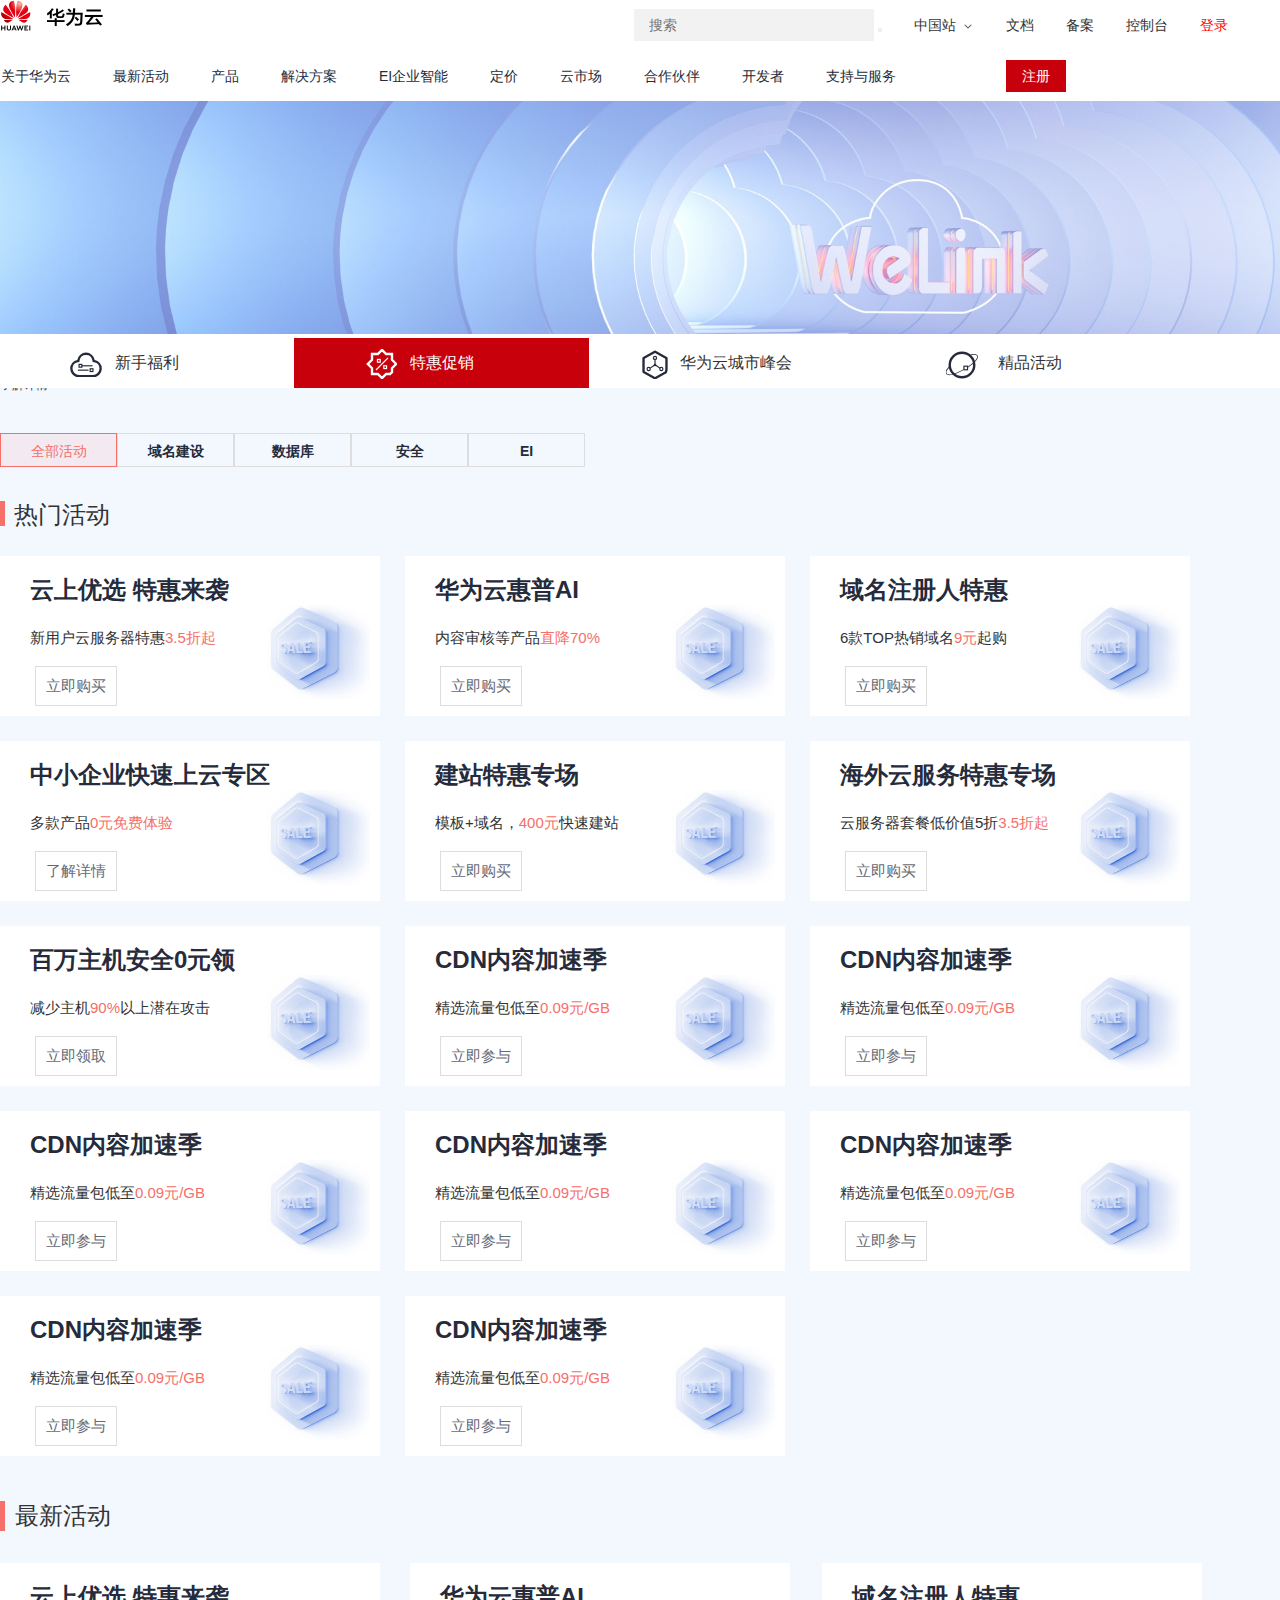
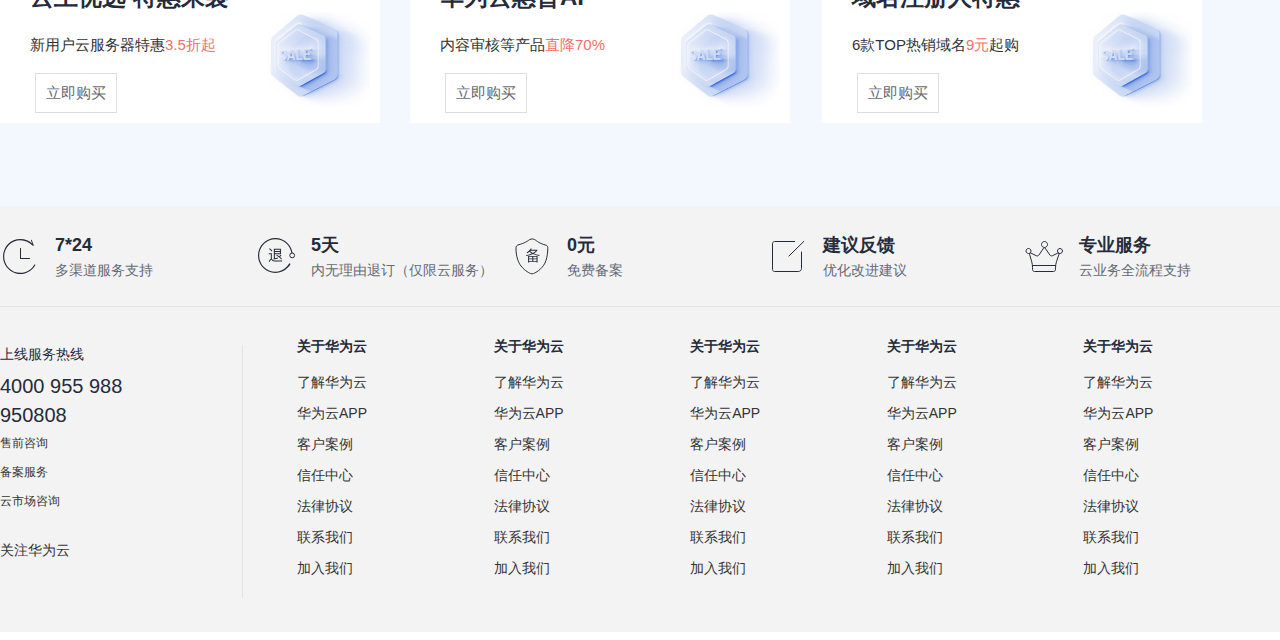
<file: four.html>
<!DOCTYPE html>
<html lang="en">

<head>
    <meta charset="UTF-8">
    <meta name="viewport" content="width=device-width, initial-scale=1.0">
    <meta http-equiv="X-UA-Compatible" content="ie=edge">
    <title>首页</title>
    <link rel="stylesheet" href="./css/reset.css">
    <!-- <link rel="stylesheet" href="./font/iconfont.css"> -->
    <link rel="stylesheet" href="./css/common.css">
    <link rel="stylesheet" href="./css/four.css">
</head>

<body>
    <div class="huaweiclound">
        <div class="huaweiclound-top">
            <div class="huaweiclound-top container">
                <div class="huaweiclound-logo">
                    <a href="javascript:;" class="huaweiclound-logo-picture">
                        <img src="./img/logo.png" alt="">
                    </a>
                </div>
                <div class="huaweiclound-nav">
                    <div class="huaweiclound-nav-left">
                        <div class="huaweiclound-nav-sou">
                            <ul id="clound">
                                <li class="active">
                                    <input type="text" placeholder="搜索" data-active-placeholder="输入您想要搜索的关键词">
                                    <button class="btn">
                                        <i></i>
                                    </button>
                                </li>
                                <li>
                                    <div class="heard">
                                        <div class="hread-chinese-s">
                                            <span>中国站</span>
                                            <i class="jian"></i>
                                            <div class="hread-chinese-t">
                                                <ul class="hread-ul">
                                                    <li class="hread-ul-item"><a href="javascript:;">International</a>
                                                    </li>
                                                    <li class="hread-ul-item"><a href="javascript:;">English</a></li>
                                                    <li class="hread-ul-item"><a href="javascript:;">Espanol</a></li>
                                                    <li class="hread-ul-item"><a href="javascript:;">Portugues</a></li>
                                                    <li class="hread-ul-item"><a href="javascript:;">简体中文</a></li>
                                                    <li><a href="javascript:;">中国站</a></li>
                                                    <li><a href="javascript:;">简体中文</a></li>
                                                    <li><a href="javascript:;">English</a></li>
                                                </ul>
                                            </div>
                                        </div>
                                    </div>
                                </li>
                                <li><a href="javascript:;">文档</a></li>
                                <li><a href="javascript:;">备案</a></li>
                                <li><a href="javascript:;">控制台</a></li>
                                <li><a href="javascript:;" id="deng">登录</a></li>
                                <li class="ce"><a href="javascript:;">注册</a></li>
                            </ul>
                        </div>
                    </div>
                </div>
            </div>
        </div>
        <div class="huaweiclound-bottom">
            <div class="container">
                <ul class="huaweiclound-ul">
                    <li class="huaweiclound-item"><a href="javascript:;"><span>关于华为云</span><i class="g"></i></a></li>
                    <li class="huaweiclound-item"><a href="javascript:;"><span>最新活动</span><i class="z"></i></a></li>
                    <li class="huaweiclound-item"><a href="javascript:;"><span>产品</span><i class="c"></i></a></li>
                    <li class="huaweiclound-item"><a href="javascript:;"><span>解决方案</span><i class="j"></i></a></li>
                    <li class="huaweiclound-item"><a href="javascript:;"><span>EI企业智能</span><i class="e"></i></a></li>
                    <li class="huaweiclound-item"><a href="javascript:;"><span>定价</span><i class="d"></i></a></li>
                    <li class="huaweiclound-item"><a href="javascript:;"><span>云市场</span><i class="y"></i></a></li>
                    <li class="huaweiclound-item"><a href="javascript:;"><span>合作伙伴</span><i class="h"></i></a></li>
                    <li class="huaweiclound-item"><a href="javascript:;"><span>开发者</span><i class="k"></i></a></li>
                    <li class="huaweiclound-item"><a href="javascript:;"><span>支持与服务</span><i class="z"></i></a></li>
                </ul>
            </div>
        </div>
    </div>
    <div class="huaweiclound-content">
        <img src="./img/pc-0206-WeLink.jpg" alt="">
        <div class="container">
            <div class="huaweiclound-content-box">
                <h1>华为云WeLink免费试用</h1>
                <p>2020.1.25至2020.6.1期间。免费提供1000账号使用及100方不限时常会议</p>
                <span>支持热线：950808</span>
                <div class="huaweiclound-content-liao">
                    <a href="javascript:;">了解详情</a>
                </div>
            </div>
        </div>
    </div>
    <div class="huaweiclound-summary">
        <!-- 网页的第四部分的版心 -->
        <div class="container clearfix">
            <!-- 图片下面的搜索部分 -->
            <div class="huaweiclound-summary-box">
                <ul class="huaweiclound-ul-li">
                    <li><i class="one"></i>新手福利</li>
                    <li style="background-color: #C7000B;color: #fff;"><i class="two"></i>特惠促销</li>
                    <li><i class="three"></i>华为云城市峰会</li>
                    <li><i class="four"></i>精品活动</li>
                </ul>
            </div>
        </div>
    </div>
    <div class="huaweiclound-list">
        <!-- 网页第五部分的版心 -->
        <div class="container clearfix">
            <!-- 外面的大盒子，用来固定位置 -->
            <div class="huaweiclound-list-box">
                <ul>
                    <li style="border: 1px solid #f66f6a" class="bd">
                        <h2 class="ad">全部活动<h2>
                    </li>
                    <li>
                        <h2>域名建设<h2>
                    </li>
                    <li>
                        <h2>数据库<h2>
                    </li>
                    <li>
                        <h2>安全<h2>
                    </li>
                    <li>
                        <h2>EI<h2>
                    </li>
                </ul>
            </div>
        </div>
    </div>
    <div class="huaweiclound-proTitle">
        <div class="container">
            <div class="huaweiclound-proTitle-huo">
                <p>热门活动</p>
            </div>
            <div class="huaweiclound-newcomer-te">
                <div class="TE">
                    <h5>云上优选 特惠来袭</h5>
                    <p>新用户云服务器特惠<span>3.5折起</span><img src="./img/tehuizhuanqu.png" alt=""></p>
                    <div class="huaweiclound-newcomer-box">
                        立即购买
                    </div>
                </div>
            </div>
            <div class="huaweiclound-newcomer-te">
                <div class="TE">
                    <h5>华为云惠普AI</h5>
                    <p>内容审核等产品<span>直降70%</span><img src="./img/tehuizhuanqu.png" alt=""></p>
                    <div class="huaweiclound-newcomer-box">
                        立即购买
                    </div>
                </div>
            </div>
            <div class="huaweiclound-newcomer-te">
                <div class="TE">
                    <h5>域名注册人特惠</h5>
                    <p>6款TOP热销域名<span>9元</span>起购<img src="./img/tehuizhuanqu.png" alt=""></p>
                    <div class="huaweiclound-newcomer-box">
                        立即购买
                    </div>
                </div>
            </div>
            <div class="huaweiclound-newcomer-te">
                <div class="TE">
                    <h5>中小企业快速上云专区</h5>
                    <p>多款产品<span>0元免费体验</span><img src="./img/tehuizhuanqu.png" alt=""></p>
                    <div class="huaweiclound-newcomer-box">
                        了解详情
                    </div>
                </div>
            </div>
            <div class="huaweiclound-newcomer-te">
                <div class="TE">
                    <h5>建站特惠专场</h5>
                    <p>模板+域名，<span>400元</span>快速建站<img src="./img/tehuizhuanqu.png" alt=""></p>
                    <div class="huaweiclound-newcomer-box">
                        立即购买
                    </div>
                </div>
            </div>
            <div class="huaweiclound-newcomer-te">
                <div class="TE">
                    <h5>海外云服务特惠专场</h5>
                    <p>云服务器套餐低价值5折<span>3.5折起</span><img src="./img/tehuizhuanqu.png" alt=""></p>
                    <div class="huaweiclound-newcomer-box">
                        立即购买
                    </div>
                </div>
            </div>
            <div class="huaweiclound-newcomer-te">
                <div class="TE">
                    <h5>百万主机安全0元领</h5>
                    <p>减少主机<span>90%</span>以上潜在攻击<img src="./img/tehuizhuanqu.png" alt=""></p>
                    <div class="huaweiclound-newcomer-box">
                        立即领取
                    </div>
                </div>
            </div>
            <div class="huaweiclound-newcomer-te">
                <div class="TE">
                    <h5>CDN内容加速季</h5>
                    <p>精选流量包低至<span>0.09元/GB</span><img src="./img/tehuizhuanqu.png" alt=""></p>
                    <div class="huaweiclound-newcomer-box">
                        立即参与
                    </div>
                </div>
            </div>
            <div class="huaweiclound-newcomer-te">
                <div class="TE">
                    <h5>CDN内容加速季</h5>
                    <p>精选流量包低至<span>0.09元/GB</span><img src="./img/tehuizhuanqu.png" alt=""></p>
                    <div class="huaweiclound-newcomer-box">
                        立即参与
                    </div>
                </div>
            </div>
            <div class="huaweiclound-newcomer-te">
                <div class="TE">
                    <h5>CDN内容加速季</h5>
                    <p>精选流量包低至<span>0.09元/GB</span><img src="./img/tehuizhuanqu.png" alt=""></p>
                    <div class="huaweiclound-newcomer-box">
                        立即参与
                    </div>
                </div>
            </div>
            <div class="huaweiclound-newcomer-te">
                <div class="TE">
                    <h5>CDN内容加速季</h5>
                    <p>精选流量包低至<span>0.09元/GB</span><img src="./img/tehuizhuanqu.png" alt=""></p>
                    <div class="huaweiclound-newcomer-box">
                        立即参与
                    </div>
                </div>
            </div>
            <div class="huaweiclound-newcomer-te">
                <div class="TE">
                    <h5>CDN内容加速季</h5>
                    <p>精选流量包低至<span>0.09元/GB</span><img src="./img/tehuizhuanqu.png" alt=""></p>
                    <div class="huaweiclound-newcomer-box">
                        立即参与
                    </div>
                </div>
            </div>
            <div class="huaweiclound-newcomer-te">
                <div class="TE">
                    <h5>CDN内容加速季</h5>
                    <p>精选流量包低至<span>0.09元/GB</span><img src="./img/tehuizhuanqu.png" alt=""></p>
                    <div class="huaweiclound-newcomer-box">
                        立即参与
                    </div>
                </div>
            </div>
            <div class="huaweiclound-newcomer-te">
                <div class="TE">
                    <h5>CDN内容加速季</h5>
                    <p>精选流量包低至<span>0.09元/GB</span><img src="./img/tehuizhuanqu.png" alt=""></p>
                    <div class="huaweiclound-newcomer-box">
                        立即参与
                    </div>
                </div>
            </div>
            <div class="huaweiclound-AI">
                <p>最新活动</p>
            </div>
            <div class="huaweiclound-AI-box">
                <div class="IT">
                    <h5>云上优选 特惠来袭</h5>
                    <p>新用户云服务器特惠<span>3.5折起</span><img src="./img/tehuizhuanqu.png" alt=""></p>
                    <div class="huaweiclound-AI-gou">
                        立即购买
                    </div>
                </div>
            </div>
            <div class="huaweiclound-AI-box1">
                <div class="IT">
                    <h5>华为云惠普AI</h5>
                    <p>内容审核等产品<span>直降70%</span><img src="./img/tehuizhuanqu.png" alt=""></p>
                    <div class="huaweiclound-AI-gou">
                        立即购买
                    </div>
                </div>
            </div>
             <div class="huaweiclound-AI-box2">
                <div class="IT">
                    <h5>域名注册人特惠</h5>
                    <p>6款TOP热销域名<span>9元</span>起购<img src="./img/tehuizhuanqu.png" alt=""></p>
                    <div class="huaweiclound-AI-gou">   
                        立即购买
                    </div>
                </div>
            </div>
        </div>
    </div>
    <div class="huaweiclound-footer">
        <div class="container">
            <div class="huaweiclound-footer-wrapper">
                <ul>
                    <li>
                        <a href="javascript:;">
                            <i class="footer-support"></i>
                            <h2>7*24</h2>
                            <p>多渠道服务支持</p>
                        </a>
                    </li>
                    <li>
                        <a href="javascript:;">
                            <i class="footer-unsub"></i>
                            <h2>5天</h2>
                            <p>内无理由退订（仅限云服务）</p>
                        </a>
                    </li>
                    <li>
                        <a href="javascript:;">
                            <i class="footer-record"></i>
                            <h2>0元</h2>
                            <p>免费备案</p>
                        </a>
                    </li>
                    <li>
                        <a href="javascript:;">
                            <i class="footer-feedback"></i>
                            <h2>建议反馈</h2>
                            <p>优化改进建议</p>
                        </a>
                    </li>
                    <li>
                        <a href="javascript:;">
                            <i class="footer-vip"></i>
                            <h2>专业服务</h2>
                            <p>云业务全流程支持</p>
                        </a>
                    </li>
                </ul>
            </div>
        </div>
    </div>
    <div class="huaweiclound-final">
        <div class="container">
            <div class="huaweiclound-final-left">
                <div class="huaweiclound-final-left-box">
                    <div class="huaweiclound-left-box-top">
                        <h2>上线服务热线</h2>
                        <p>4000 955 988</p>
                        <p>950808</p>
                        <ul>
                            <li><a href="javascript:;">售前咨询</a></li>
                            <li><a href="javascript:;">备案服务</a></li>
                            <li><a href="javascript:;">云市场咨询</a></li>
                        </ul>
                        <dl>
                            <dt>关注华为云</dt>
                            <dd><i class="weixin"></i></dd>
                            <dd><i class="weixin"></i></dd>
                            <dd><i class="weixin"></i></dd>
                        </dl>
                    </div>
                </div>
            </div>
            <div class="huaweiclound-fainal-right">
                <div class="huaweiclound-left-box-bottom">
                    <dl>
                        <dt>关于华为云</dt>
                        <dd>了解华为云</dd>
                        <dd>华为云APP</dd>
                        <dd>客户案例</dd>
                        <dd>信任中心</dd>
                        <dd>法律协议</dd>
                        <dd>联系我们</dd>
                        <dd>加入我们</dd>
                    </dl>
                    <dl>
                        <dt>关于华为云</dt>
                        <dd>了解华为云</dd>
                        <dd>华为云APP</dd>
                        <dd>客户案例</dd>
                        <dd>信任中心</dd>
                        <dd>法律协议</dd>
                        <dd>联系我们</dd>
                        <dd>加入我们</dd>
                    </dl>
                    <dl>
                        <dt>关于华为云</dt>
                        <dd>了解华为云</dd>
                        <dd>华为云APP</dd>
                        <dd>客户案例</dd>
                        <dd>信任中心</dd>
                        <dd>法律协议</dd>
                        <dd>联系我们</dd>
                        <dd>加入我们</dd>
                    </dl>
                    <dl>
                        <dt>关于华为云</dt>
                        <dd>了解华为云</dd>
                        <dd>华为云APP</dd>
                        <dd>客户案例</dd>
                        <dd>信任中心</dd>
                        <dd>法律协议</dd>
                        <dd>联系我们</dd>
                        <dd>加入我们</dd>
                    </dl>
                    <dl>
                        <dt>关于华为云</dt>
                        <dd>了解华为云</dd>
                        <dd>华为云APP</dd>
                        <dd>客户案例</dd>
                        <dd>信任中心</dd>
                        <dd>法律协议</dd>
                        <dd>联系我们</dd>
                        <dd>加入我们</dd>
                    </dl>
                </div>
            </div>
        </div>
    </div>
</body>

</html>
</file>
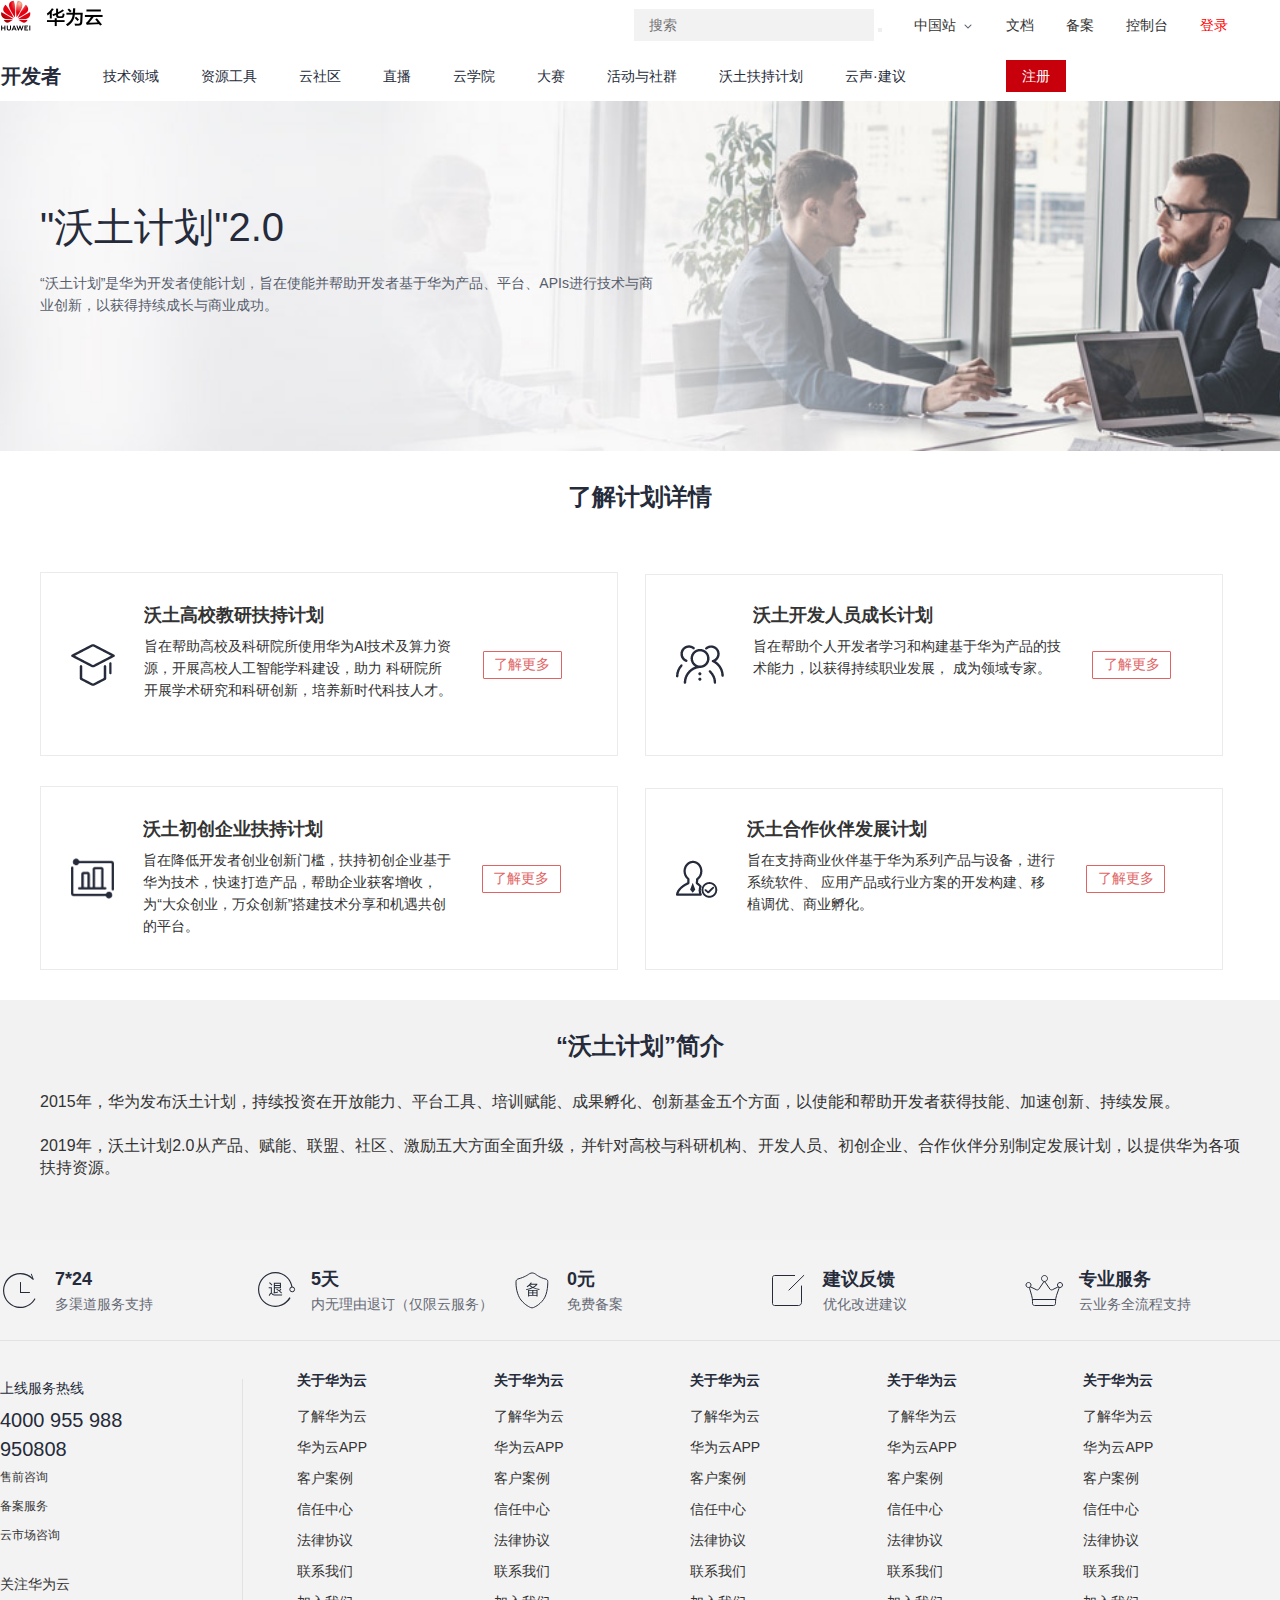
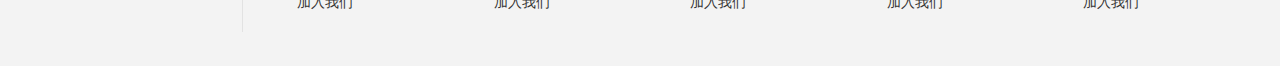
<file: three.html>
<!DOCTYPE html>
<html lang="en">

<head>
    <meta charset="UTF-8">
    <meta name="viewport" content="width=device-width, initial-scale=1.0">
    <title>Document</title>
    <link rel="stylesheet" href="./css/reset.css">
    <link rel="stylesheet" href="./css/common.css">
    <link rel="stylesheet" href="./css/three.css">
</head>

<body>
    <div class="huaweiclound">
        <div class="huaweiclound-top">
            <div class="huaweiclound-top container">
                <div class="huaweiclound-logo">
                    <a href="javascript:;" class="huaweiclound-logo-picture">
                        <img src="./img/logo.png" alt="">
                    </a>
                </div>
                <div class="huaweiclound-nav">
                    <div class="huaweiclound-nav-left">
                        <div class="huaweiclound-nav-sou">
                            <ul id="clound">
                                <li class="active">
                                    <input type="text" placeholder="搜索" data-active-placeholder="输入您想要搜索的关键词">
                                    <button class="btn">
                                        <i></i>
                                    </button>
                                </li>
                                <li>
                                    <div class="heard">
                                        <div class="hread-chinese-s">
                                            <span>中国站</span>
                                            <i class="jian"></i>
                                            <div class="hread-chinese-t">
                                                <ul class="hread-ul">
                                                    <li class="hread-ul-item"><a href="javascript:;">International</a>
                                                    </li>
                                                    <li class="hread-ul-item"><a href="javascript:;">English</a></li>
                                                    <li class="hread-ul-item"><a href="javascript:;">Espanol</a></li>
                                                    <li class="hread-ul-item"><a href="javascript:;">Portugues</a></li>
                                                    <li class="hread-ul-item"><a href="javascript:;">简体中文</a></li>
                                                    <li><a href="javascript:;">中国站</a></li>
                                                    <li><a href="javascript:;">简体中文</a></li>
                                                    <li><a href="javascript:;">English</a></li>
                                                </ul>
                                            </div>
                                        </div>
                                    </div>
                                </li>
                                <li><a href="javascript:;">文档</a></li>
                                <li><a href="javascript:;">备案</a></li>
                                <li><a href="javascript:;">控制台</a></li>
                                <li><a href="javascript:;" id="deng">登录</a></li>
                                <li class="ce"><a href="javascript:;">注册</a></li>
                            </ul>
                        </div>
                    </div>
                </div>
            </div>
        </div>
        <div class="huaweiclound-bottom">
            <div class="container">
                <ul class="huaweiclound-ul">
                    <li class="huaweiclound-item"><a href="javascript:;"><span
                                style="font-size: 20px; color: #252b3a; font-weight: 600;">开发者</span><i
                                class="g"></i></a></li>
                    <li class="huaweiclound-item"><a href="javascript:;"><span>技术领域</span><i class="z"></i></a></li>
                    <li class="huaweiclound-item"><a href="javascript:;"><span>资源工具</span><i class="c"></i></a></li>
                    <li class="huaweiclound-item"><a href="javascript:;"><span>云社区</span><i class="j"></i></a></li>
                    <li class="huaweiclound-item"><a href="javascript:;"><span>直播</span><i class="e"></i></a></li>
                    <li class="huaweiclound-item"><a href="javascript:;"><span>云学院</span><i class="d"></i></a></li>
                    <li class="huaweiclound-item"><a href="javascript:;"><span>大赛</span><i class="y"></i></a></li>
                    <li class="huaweiclound-item"><a href="javascript:;"><span>活动与社群</span><i class="h"></i></a></li>
                    <li class="huaweiclound-item"><a href="javascript:;"><span>沃土扶持计划</span><i class="k"></i></a></li>
                    <li class="huaweiclound-item"><a href="javascript:;"><span>云声·建议</span><i class="z"></i></a></li>
                </ul>
            </div>
        </div>
        <div class="huaweiclound-bgI">
            <img src="./img/bannerpc.jpg" alt="">
            <div class="huaweiclound-bgI-top-banner-box">
                <div class="huaweiclound-bgI-banner-jieshao">
                    <div class="huaweiclound-bgI-top-title">"沃土计划"2.0</div>
                    <div class="huaweiclound-bgI-top-jieshao">
                        “沃土计划”是华为开发者使能计划，旨在使能并帮助开发者基于华为产品、平台、APIs进行技术与商业创新，以获得持续成长与商业成功。
                    </div>
                </div>
            </div>
        </div>
        <div class="huaweiclound-jihua">
            <div class="container">
                <h1>了解计划详情</h1>
                <div class="huaweiclound-jihua-box">
                    <div class="wotu-ict-box">
                        <div class="wotu-ict-rowbox">
                            <div class="wotu-ict-listl">
                                <div class="wotu-ict-blue" style="border-top: 2px solid transparent;"></div>
                                <img class="wotu-ict-listimg" src="./img/1.png" alt="">
                                <div class="wotu-ict-listbox">
                                    <p>沃土高校教研扶持计划</p>
                                    <span>
                                        旨在帮助高校及科研院所使用华为AI技术及算力资源，开展高校人工智能学科建设，助力
                                        科研院所开展学术研究和科研创新，培养新时代科技人才。
                                    </span>
                                </div>
                                <a class="wotu-ict-listurl" href="">了解更多</a>
                            </div>

                            <div class="wotu-ict-listr">
                                <div class="wotu-ict-blue"></div>
                                <img class="wotu-ict-listimg" src="./img/5 (1).png" alt="">
                                <div class="wotu-ict-listbox">
                                    <p>沃土开发人员成长计划</p>
                                    <span>
                                        旨在帮助个人开发者学习和构建基于华为产品的技术能力，以获得持续职业发展，
                                        成为领域专家。
                                    </span>
                                </div>
                                <a class="wotu-ict-listurl" href="">了解更多</a>
                            </div>
                        </div>
                        <div class="wotu-ict-rowbox">
                            <div class="wotu-ict-listl">
                                <div class="wotu-ict-blue" style="border-top: 2px solid transparent;"></div>
                                <img class="wotu-ict-listimg" src="./img/4.png" alt="">
                                <div class="wotu-ict-listbox">
                                    <p>沃土初创企业扶持计划</p>
                                    <span>
                                        旨在降低开发者创业创新门槛，扶持初创企业基于华为技术，快速打造产品，帮助企业获客增收，
                                        为“大众创业，万众创新”搭建技术分享和机遇共创的平台。
                                    </span>
                                </div>
                                <a class="wotu-ict-listurl" href="./img/5.png">了解更多</a>
                            </div>
                            <div class="wotu-ict-listr">
                                <div class="wotu-ict-blue"></div>
                                <img class="wotu-ict-listimg" src="./img/3.png" alt="">
                                <div class="wotu-ict-listbox">
                                    <p>沃土合作伙伴发展计划</p>
                                    <span>
                                        旨在支持商业伙伴基于华为系列产品与设备，进行系统软件、
                                        应用产品或行业方案的开发构建、移植调优、商业孵化。
                                    </span>
                                </div>
                                <a class="wotu-ict-listurl" href="" target="_blank">了解更多</a>
                            </div>
                        </div>
                    </div>
                </div>
            </div>
        </div>
        <div class="huaweiclound-middle">
            <div class="container">
                <div class="huaweiclound-middle-top">
                    <h1>“沃土计划”简介</h1>
                    <div class="huaweiclound-middle-box">
                        <div class="right1">
                            <p>2015年，华为发布沃土计划，持续投资在开放能力、平台工具、培训赋能、成果孵化、创新基金五个方面，以使能和帮助开发者获得技能、加速创新、持续发展。</p>
                            <br>
                            <p>2019年，沃土计划2.0从产品、赋能、联盟、社区、激励五大方面全面升级，并针对高校与科研机构、开发人员、初创企业、合作伙伴分别制定发展计划，以提供华为各项扶持资源。</p>
                        </div>
                    </div>
                </div>
            </div>
        </div>
        <div class="huaweiclound-footer">
            <div class="container">
                <div class="huaweiclound-footer-wrapper">
                    <ul>
                        <li>
                            <a href="javascript:;">
                                <i class="footer-support"></i>
                                <h2>7*24</h2>
                                <p>多渠道服务支持</p>
                            </a>
                        </li>
                        <li>
                            <a href="javascript:;">
                                <i class="footer-unsub"></i>
                                <h2>5天</h2>
                                <p>内无理由退订（仅限云服务）</p>
                            </a>
                        </li>
                        <li>
                            <a href="javascript:;">
                                <i class="footer-record"></i>
                                <h2>0元</h2>
                                <p>免费备案</p>
                            </a>
                        </li>
                        <li>
                            <a href="javascript:;">
                                <i class="footer-feedback"></i>
                                <h2>建议反馈</h2>
                                <p>优化改进建议</p>
                            </a>
                        </li>
                        <li>
                            <a href="javascript:;">
                                <i class="footer-vip"></i>
                                <h2>专业服务</h2>
                                <p>云业务全流程支持</p>
                            </a>
                        </li>
                    </ul>
                </div>
            </div>
        </div>
        <div class="huaweiclound-final">
            <div class="container">
                <div class="huaweiclound-final-left">
                    <div class="huaweiclound-final-left-box">
                        <div class="huaweiclound-left-box-top">
                            <h2>上线服务热线</h2>
                            <p>4000 955 988</p>
                            <p>950808</p>
                            <ul>
                                <li><a href="javascript:;">售前咨询</a></li>
                                <li><a href="javascript:;">备案服务</a></li>
                                <li><a href="javascript:;">云市场咨询</a></li>
                            </ul>
                            <dl>
                                <dt>关注华为云</dt>
                                <dd><i class="weixin"></i></dd>
                                <dd><i class="weixin"></i></dd>
                                <dd><i class="weixin"></i></dd>
                            </dl>
                        </div>
                    </div>
                </div>
                <div class="huaweiclound-fainal-right">
                    <div class="huaweiclound-left-box-bottom">
                        <dl>
                            <dt>关于华为云</dt>
                            <dd>了解华为云</dd>
                            <dd>华为云APP</dd>
                            <dd>客户案例</dd>
                            <dd>信任中心</dd>
                            <dd>法律协议</dd>
                            <dd>联系我们</dd>
                            <dd>加入我们</dd>
                        </dl>
                        <dl>
                            <dt>关于华为云</dt>
                            <dd>了解华为云</dd>
                            <dd>华为云APP</dd>
                            <dd>客户案例</dd>
                            <dd>信任中心</dd>
                            <dd>法律协议</dd>
                            <dd>联系我们</dd>
                            <dd>加入我们</dd>
                        </dl>
                        <dl>
                            <dt>关于华为云</dt>
                            <dd>了解华为云</dd>
                            <dd>华为云APP</dd>
                            <dd>客户案例</dd>
                            <dd>信任中心</dd>
                            <dd>法律协议</dd>
                            <dd>联系我们</dd>
                            <dd>加入我们</dd>
                        </dl>
                        <dl>
                            <dt>关于华为云</dt>
                            <dd>了解华为云</dd>
                            <dd>华为云APP</dd>
                            <dd>客户案例</dd>
                            <dd>信任中心</dd>
                            <dd>法律协议</dd>
                            <dd>联系我们</dd>
                            <dd>加入我们</dd>
                        </dl>
                        <dl>
                            <dt>关于华为云</dt>
                            <dd>了解华为云</dd>
                            <dd>华为云APP</dd>
                            <dd>客户案例</dd>
                            <dd>信任中心</dd>
                            <dd>法律协议</dd>
                            <dd>联系我们</dd>
                            <dd>加入我们</dd>
                        </dl>
                    </div>
                </div>
            </div>
        </div>
    </div>
</body>

</html>
</file>
<file: font/iconfont.css>
@font-face {font-family: "iconfont";
  src: url('iconfont.eot?t=1578152104972'); /* IE9 */
  src: url('iconfont.eot?t=1578152104972#iefix') format('embedded-opentype'), /* IE6-IE8 */
  url('[data-uri]') format('woff2'),
  url('iconfont.woff?t=1578152104972') format('woff'),
  url('iconfont.ttf?t=1578152104972') format('truetype'), /* chrome, firefox, opera, Safari, Android, iOS 4.2+ */
  url('iconfont.svg?t=1578152104972#iconfont') format('svg'); /* iOS 4.1- */
}

.iconfont {
  font-family: "iconfont" !important;
  font-size: 16px;
  font-style: normal;
  -webkit-font-smoothing: antialiased;
  -moz-osx-font-smoothing: grayscale;
}

.icon-sou:before {
  content: "\e633";
}
</file>
<file: css/common.css>
.container {
    position: relative;
    width: 1280px;
    margin: 0 auto;
    height: 100%;
}
.clearfix:before,
.clearfix:after {
    content: "";
    display: table;
}
.clearfix:after {
    clear: both;
}
.clearfix {
    *zoom: 1;
}
</file>
<file: css/four.css>
html body{
  width: 100%;
  height: 100%;
  margin: 0;
  padding: 0;
}

.huaweiclound{
  width: 100%;
  height: 100%;
}
.huaweiclound-top{
  position: relative;
  z-index: 2;
  height: 50px;
  border-bottom: 1px solid hsla(0,0%,100%,.1);
  font-size: 14px;
  color: #a0a2a8;
}

.huaweiclound-logo {
  float: left;
  height: 32px;
  width: 104px;
  line-height: 32px;
  left: -84px;
  top: 9px;
}


.huaweiclound-logo .huaweiclound-logo-picture {
  display: block;
  height: 32px;
  width: 104px;
  background-size: cover;
  line-height: 32px;
}
.huaweiclound-logo .huaweiclound-logo-picture img {
  width: 104px;
  height: 32px;
}
.huaweiclound-nav {
  float: right;
  width: 678px;
  height: 49px;
}
.huaweiclound-nav-left {
  float: right;
  width: 678px;
  height: 49px;
}
.huaweiclound-nav-sou {
  width: 100%;
  height: 61px;
}


.huaweiclound-nav-sou #clound{
  width: 100%;
  height: 61px;
  left: -44px;
}

.huaweiclound-nav-sou .active input{
  height: 32px;
  /* width: 141px; */
  padding-left: 15px;
  padding-right: 44px;
  border: none;
  outline: none;
  background: rgba(87,93,108,.08);
  font-size: 14px;
  line-height: 20px;
  color: #252b3a;
}

.huaweiclound-nav-sou li{
  float: left;
  margin-left: 32px;
  line-height: 50px;
  color: #333333;
  font-size: 14px;
}

.huaweiclound-nav-sou .ce {
  position: relative;
  background-color: #c7000b;
  width: 60px;
  height: 32px;
  text-align: center;
  line-height: 32px;
  margin-left: 0;
  left: 32px;
  top: 10px;
  font-size: 14px;
}       
.huaweiclound-nav-sou .ce>a{
  color: #fff;
}

.huaweiclound-nav-sou #deng {
  color: red;
}

.hread-chinese-s {
  width: 50px;
  height: 34px;
}
.hread-chinese-station {
  width: 50px;
  text-align: center;
  margin-left: 30px;
}
.hread-ul-tiem>a{
  display: block;
  font-size: 14px;
}

.hread-chinese-s .hread-ul{
  position: relative;
}
.hread-chinese-s .hread-ul-item {
  position: relative;
  overflow: hidden;
}
.hread-chinese-s .jian {
  display: inline-block;
  position: relative;
  top: -48px;
  width: 12px;
  height: 12px;
  margin-left: 48px;
  background: url(../img/jian.png);
  background-size: 100% 100%;
  transform: rotateX(0deg);
}
.hread-chinese-t {
  background-color: #fff;
  display: none;
  position: absolute;
  top: 50px;
}
.heard {
  display: inline-block;
  font-size: 14px;
  width: 60px;
}
.header li {
  height: 0;
}
.hread-box .hread-chinese-station {
  height: 22px;
  line-height: 22px;
  color: rgba(37,43,58,.6);
  font-size: 14px;
  width: 82px;
  margin-bottom: 8px;
}
.hread-ul {
  width: 130px;
  height: 185px;
  position: relative;
  left: -30px;
}
.hread-ul li {
  margin-top: -10px;
}
.container ul>li>a> .g {
  position: relative;
  top: 10px;
  width: 12px;
  height: 12px;
  left: 15px;
  background: url(../img/jian.png);
  background-size: 15px 15px;
  background-position: -15px -15px;
}
.huaweiclound-bottom {
  width: 100%;
  height: 50px;
}

.huaweiclound-bottom .huaweiclound-ul{
  width: 1000px;
  height: 100%;
  position: relative;
  float: left;
  left: -20px;
  height: 50px;
  overflow: hidden;
}
.huaweiclound-bottom .huaweiclound-item{
  float: left;
  line-height: 50px;
}
.huaweiclound-bottom .huaweiclound-item>a{
  display: block;
  padding: 10px 21px;
  font-size: 14px;
  line-height: 30px;
  color: #252b3a;
  position: relative;
}




.huaweiclound-content {
  position: relative;
}
.huaweiclound-content img{
  width: 100%; 
}
.huaweiclound-content-box {
  position: absolute;
}









.huaweiclound-summary {
  background-color: #ffffff;
  height: 50px;
}
.huaweiclound-summary-box {
  float: right;
  background-color: #ffffff;
  width: 100%;
  height: 50px;
}
.huaweiclound-summary-box ul {
  width: 100%;
  height: 100%;
}
.huaweiclound-list {
  background-color: #f3f8ff;
  height: 113px;
}
.huaweiclound-list-box li {
  float: left;
  width: 238px;
  margin-top: 45px;
  border: 1px solid #dddddd;
  width: 115px;
  height: 20px;
  padding: 6px 0;
  font-size: 14px;
  color: #252b3a;
  letter-spacing: 0;
  text-align: center;
  line-height: 22px;
  float: left;

}
.bd{
  background: rgba(246, 111, 106, 0.1); 
} 
.ad {
  color: #f66f6a;
  font-size: 14px;
  font-weight: normal;
}

.huaweiclound-ul-li li {
  float: left;
  width: 23%;
  height: 50px;
  /* padding-top: 11px; */
  color: #333;
  font-size: 16px;
  text-align: center;
  line-height: 50px;

}
.huaweiclound-ul li:hover {
    color: #C7000B;
}
.huaweiclound-ul-li .one {
  position: absolute;
  left: 70px;
  top: 12px;
  display: inline-block;
  /* background-color: red; */
  width: 32px;
  height: 27px;
  /* margin-left: -42px; */
  background-image: url(../img/spriteicons.svg);
  background-position: -3px 300px;
  background-size: 228px;
}
.huaweiclound-ul-li .two {
  position: absolute;
  left: 365px;
  top: 11px;
  display: inline-block;
  /* background-color: red; */
  width: 32px;
  height: 30px;
  /* margin-left: -42px; */
  background-image: url(../img/spriteicons.svg);
  background-position: -40px -4px;
  background-size: 228px;
}
.huaweiclound-ul-li .three {
  position: absolute;
  left: 640px;
  top: 11px;
  display: inline-block;
  /* background-color: red; */
  width: 32px;
  height: 30px;
  /* margin-left: -42px; */
  background-image: url(../img/spriteicons.svg);
  background-position: -80px -41px;
  background-size: 228px;
}
.huaweiclound-ul-li .four {
  position: absolute;
  left: 946px;
  top: 11px;
  display: inline-block;
  /* background-color: red; */
  width: 32px;
  height: 30px;
  /* margin-left: -42px; */
  background-image: url(../img/spriteicons.svg);
  background-position: -155px -41px;
  background-size: 228px;
}

.huaweiclound-proTitle {
  height: 1305px;
  background-color: #f3f8ff;
}
.huaweiclound-proTitle-huo {
  width: 100%;
  height: 30px;
}
.huaweiclound-proTitle-huo > p {
  float: left;
  height: 25px;
  font-size: 24px;
  font-weight: 100;
  border-left: 5px solid #f66f6a;
  padding-left: 9px;
  color: #333;
}




.huaweiclound-newcomer {
  width: 100%;
  height: 800px;
  background-color: #f3f8ff;
}
.huaweiclound-newcomer-box {
  width: 60px;
  border: 1px solid #dddddd;
  margin-top: 20px;
  margin-left: 25px;
  color: #666a75;
  font-size: 15px;
  padding: 10px;
  display: inline-block;
}
.huaweiclound-newcomer-box:hover {
  color: #f66f6a;
}
.huaweiclound-newcomer-te {
  float: left;
  width: 380px;
  height: 160px;
  margin-right: 25px;
  margin-top: 25px;
  /* border: 1px solid #191d28; */
  background-color: #ffffff;
}
.huaweiclound-newcomer-te:hover {
  box-shadow: 10px 10px 3px #e0e5eb;
  transition: all 1s;
  color: #f66f6a;
}
.TE{
  padding: 10px;
}
.huaweiclound-newcomer-te h5 {
  margin-left: 50px;
  font-weight: 600;
  padding: 10px;
  font-size: 24px;
  color: #252b3a;
  margin-left: 10px;
}
.huaweiclound-newcomer-te p {
  margin-top: 16px;
  margin-left: 20px;
  background-repeat: no-repeat;
  font-size: 15px;
}
.huaweiclound-newcomer-te span {
  color: #f66f6a;
}
.huaweiclound-newcomer-te img {
  float: right;
  width: 107px;
  margin-top: -24px;
  height: 95px;
}
/* .huaweiclound-purchase {
  width: 100%;
  height: 1130px;
} */

.safety h5:hover {
  color: #f66f6a;
}

.huaweiclound-AI {
  width: 100%;
  height: 30px;
  position: absolute;
  top: 1000px;
  left: 0;
}
.huaweiclound-AI p {
  font-size: 24px;
  line-height: 30px;
  border-left: 5px solid #f66f6a;
  padding: 0 0 0 10px;
}

.huaweiclound-AI-box {
  float: left;
  width: 380px;
  height: 160px;
  margin-right: 25px;
  margin-top: 25px;
  /* border: 1px solid #191d28; */
  background-color: #ffffff;
  position: absolute;
  top: 1037px;
  left: 0;
}

.huaweiclound-AI-box:hover {
  box-shadow: 10px 10px 3px #e0e5eb;
  transition: all 1s;
  color: #f66f6a;
}
.IT{
  padding: 10px;
}
.huaweiclound-AI-box h5 {
  margin-left: 50px;
  font-weight: 600;
  padding: 10px;
  font-size: 24px;
  color: #252b3a;
  margin-left: 10px;
}
.huaweiclound-AI-box p {
  margin-top: 16px;
  margin-left: 20px;
  background-repeat: no-repeat;
  font-size: 15px;
}
.huaweiclound-AI-box span {
  color: #f66f6a;
}
.huaweiclound-AI-box img {
  float: right;
  width: 107px;
  margin-top: -24px;
  height: 95px;
}
.huaweiclound-AI-gou {
  width: 60px;
  border: 1px solid #dddddd;
  margin-top: 20px;
  margin-left: 25px;
  color: #666a75;
  font-size: 15px;
  padding: 10px;
  display: inline-block;
}
.huaweiclound-AI-box1 {
  float: left;
  width: 380px;
  height: 160px;
  margin-right: 25px;
  margin-top: 25px;
  /* border: 1px solid #191d28; */
  background-color: #ffffff;
  position: absolute;
  top: 1037px;
  left: 410px;
}

.huaweiclound-AI-box1:hover {
  box-shadow: 10px 10px 3px #e0e5eb;
  transition: all 1s;
  color: #f66f6a;
}
.IT{
  padding: 10px;
}
.huaweiclound-AI-box1 h5 {
  margin-left: 50px;
  font-weight: 600;
  padding: 10px;
  font-size: 24px;
  color: #252b3a;
  margin-left: 10px;
}
.huaweiclound-AI-box1 p {
  margin-top: 16px;
  margin-left: 20px;
  background-repeat: no-repeat;
  font-size: 15px;
}
.huaweiclound-AI-box1 span {
  color: #f66f6a;
}
.huaweiclound-AI-box1 img {
  float: right;
  width: 107px;
  margin-top: -24px;
  height: 95px;
}
.huaweiclound-AI-gou {
  width: 60px;
  border: 1px solid #dddddd;
  margin-top: 20px;
  margin-left: 25px;
  color: #666a75;
  font-size: 15px;
  padding: 10px;
  display: inline-block;
}
.huaweiclound-AI-box2 {
  float: left;
  width: 380px;
  height: 160px;
  margin-right: 25px;
  margin-top: 25px;
  /* border: 1px solid #191d28; */
  background-color: #ffffff;
  position: absolute;
  top: 1037px;
  left: 822px;
}

.huaweiclound-AI-box2:hover {
  box-shadow: 10px 10px 3px #e0e5eb;
  transition: all 1s;
  color: #f66f6a;
}
.IT{
  padding: 10px;
}
.huaweiclound-AI-box2 h5 {
  margin-left: 50px;
  font-weight: 600;
  padding: 10px;
  font-size: 24px;
  color: #252b3a;
  margin-left: 10px;
}
.huaweiclound-AI-box2 p {
  margin-top: 16px;
  margin-left: 20px;
  background-repeat: no-repeat;
  font-size: 15px;
}
.huaweiclound-AI-box2 span {
  color: #f66f6a;
}
.huaweiclound-AI-box2 img {
  float: right;
  width: 107px;
  margin-top: -24px;
  height: 95px;
}
.huaweiclound-AI-gou {
  width: 60px;
  border: 1px solid #dddddd;
  margin-top: 20px;
  margin-left: 25px;
  color: #666a75;
  font-size: 15px;
  padding: 10px;
  display: inline-block;
}


















.huaweiclound-footer {
  width: 100%;
  height: 101px;
  background-color: #f3f3f3;
}
.huaweiclound-footer-wrapper {
  width: 100%;
  height: 100%;
}
.huaweiclound-footer-wrapper ul {
  overflow: hidden;
  border-bottom: 1px solid #e2e2e2;
}
.huaweiclound-footer-wrapper li {
  float: left;
  width: 20%;
}
.huaweiclound-footer-wrapper li>a {
  display: block;
  position: relative;
  height: 72px;
  padding-left: 55px;
  padding-top: 28px;
}
.huaweiclound-footer-wrapper a>i {
  position: absolute;
  left: 0;
  top: 50px;
  width: 40px;
  height: 40px;
  margin-top: -20px;
  background-size: 100% 100%;

}
.footer-support {
  background-image: url(../img/support.svg);
}
.footer-unsub {
  background-image: url(../img/unsub.svg);
}
.footer-record {
  background-image: url(../img/record.svg);
}
.footer-feedback {
  background-image: url(../img/feedback.svg);
}
.footer-vip {
  background-image: url(../img/vip.svg);
}
.huaweiclound-footer-wrapper a>h2 {
  margin-bottom: 5px;
  font-size: 18px;
  line-height: 22px;
  color: #252b3a;
}
.huaweiclound-footer-wrapper a>p {
  font-size: 14px;
  line-height: 18px;
  color: #666a75;
}

.huaweiclound-final {
  width: 100%;
  height: 325px;
  background-color: #f3f3f3;
}
.huaweiclound-final-left {
  width: 242px;
  height: 253px;
  padding-top: 38px;
  padding-bottom: 42px;
  float: left;

}
.huaweiclound-final-left-box {
  width: 242px;
  height: 253px;
  border-right: 1px solid #e2e2e2;
}
.huaweiclound-left-box-top {
  width: 142px;
  height: 81px;
  /* border: 1px solid #f5f5f5; */

}
.huaweiclound-left-box-top h2{
  margin-bottom: 12px;
  font-size: 14px;
  line-height: 18px;
  color: #252b3a;
  font-weight: normal;
}
.huaweiclound-left-box-top p {
  font-size: 20px;
  line-height: 22px;
  color: #252b3a;
}
.huaweiclound-left-box-top p+p {
  margin-top: 7px;
}
.huaweiclound-left-box-top ul {
  width: 142px;
  height: 72px;

}
.huaweiclound-left-box-top ul>li {
  font-size: 12px;
  line-height: 24px;
  margin-top: 5px;
}




.huaweiclound-left-box-top dl>dt {
  margin-top: 40px;
  font-size: 14px;
}
.huaweiclound-fainal-right {
  width: 983px;
  height: 305px;
  float: right;
  /* width: calc(100% - 242px); */
  padding-left: 54px;
}
.huaweiclound-left-box-bottom  {
  width: 100%;
  height: 100%;
}
.huaweiclound-left-box-bottom dl{
  float: left;
  width: 20%;
  padding-top: 30px;
  font-size: 14px;
}
.huaweiclound-left-box-bottom dt {
  margin-bottom: 20px;
  font-weight: 700;
  line-height: 18px;
  color: #252b3a;
}
.huaweiclound-left-box-bottom dd {
  margin-top: 15px;
}
</file>
<file: css/three.css>
html body{
    width: 100%;
    height: 100%;
    margin: 0;
    padding: 0;
}

.huaweiclound{
width: 100%;
height: 100%;
}
.huaweiclound-top{
    position: relative;
    z-index: 2;
    height: 50px;
    border-bottom: 1px solid hsla(0,0%,100%,.1);
    font-size: 14px;
    color: #a0a2a8;
}
.huaweiclound-logo {
    float: left;
    height: 32px;
    width: 104px;
    line-height: 32px;
    left: -84px;
    top: 9px;
}


.huaweiclound-logo .huaweiclound-logo-picture {
    display: block;
    height: 32px;
    width: 104px;
    background-size: cover;
    line-height: 32px;
}
.huaweiclound-logo .huaweiclound-logo-picture img {
    width: 104px;
    height: 32px;
}
.huaweiclound-nav {
    float: right;
    width: 678px;
    height: 49px;
}
.huaweiclound-nav-left {
    float: right;
    width: 678px;
    height: 49px;
}
.huaweiclound-nav-sou {
    width: 100%;
    height: 61px;
}


.huaweiclound-nav-sou #clound{
    width: 100%;
    height: 61px;
    left: -44px;
}

.huaweiclound-nav-sou .active input{
    height: 32px;
    /* width: 141px; */
    padding-left: 15px;
    padding-right: 44px;
    border: none;
    outline: none;
    background: rgba(87,93,108,.08);
    font-size: 14px;
    line-height: 20px;
    color: #252b3a;
}

.huaweiclound-nav-sou li{
    float: left;
    margin-left: 32px;
    line-height: 50px;
    color: #333333;
    font-size: 14px;
}
.hread-ul-tiem>a{
    display: block;
    font-size: 14px;
}
.hread-chinese-station {
    width: 50px;
    text-align: center;
    margin-left: 30px;
}
.huaweiclound-nav-sou .ce {
    position: relative;
    background-color: #c7000b;
    width: 60px;
    height: 32px;
    text-align: center;
    line-height: 32px;
    margin-left: 0;
    left: 32px;
    top: 10px;
    font-size: 14px;
}       
.huaweiclound-nav-sou .ce>a{
    color: #fff;
}

.huaweiclound-nav-sou #deng {
    color: red;
}

.hread-chinese-s {
    width: 50px;
    height: 34px;
}

.hread-chinese-s .hread-ul{
    position: relative;
}
.hread-chinese-s .hread-ul-item {
    position: relative;
    overflow: hidden;
}
.hread-chinese-s .jian {
    display: inline-block;
    position: relative;
    top: -48px;
    width: 12px;
    height: 12px;
    margin-left: 48px;
    background: url(../img/jian.png);
    background-size: 100% 100%;
    transform: rotateX(0deg);
}
.hread-chinese-t {
    background-color: #fff;
    display: none;
    position: absolute;
    top: 50px;
}
.heard {
    display: inline-block;
    font-size: 14px;
    width: 60px;
}
.header li {
    height: 0;
}
.hread-box .hread-chinese-station {
    height: 22px;
    line-height: 22px;
    color: rgba(37,43,58,.6);
    font-size: 14px;
    width: 82px;
    margin-bottom: 8px;
}
.hread-ul {
    width: 130px;
    height: 185px;
    position: relative;
    left: -30px;
}
.hread-ul li {
    margin-top: -10px;
}
.container ul>li>a> .g {
    position: relative;
    top: 10px;
    width: 12px;
    height: 12px;
    left: 15px;
    background: url(../img/jian.png);
    background-size: 15px 15px;
    background-position: -15px -15px;
}


.huaweiclound-bottom {
    width: 100%;
    height: 50px;
}

.huaweiclound-bottom .huaweiclound-ul{
    width: 1000px;
    height: 100%;
    position: relative;
    float: left;
    left: -20px;
    height: 50px;
    overflow: hidden;
}
.huaweiclound-bottom .huaweiclound-item{
    float: left;
    line-height: 50px;
}
.huaweiclound-bottom .huaweiclound-item>a{
    display: block;
    padding: 10px 21px;
    font-size: 14px;
    line-height: 30px;
    color: #252b3a;
    position: relative;
}

.huaweiclound-bgI {
    width: 100%;
    height: 350px;
    position: relative;
}
.huaweiclound-bgI img {
    width: 100%;
    height: 100%;
    object-fit: cover;
}
.huaweiclound-bgI-top-banner-box {
    width: 100%;
    margin: 0 auto;
    position: absolute;
    left: 50%;
    top: 45%;
    transform: translate(-50%,-50%);
}
.huaweiclound-bgI-banner-jieshao {
    color: #ffffff;
    width: 100%;
    text-align: left;
    max-width: 1200px;
    margin: 0 auto;
}
.huaweiclound-bgI-top-title {
    margin-bottom: 20px;
    font-size: 40px;
    color: #252b3a;
    line-height: 50px;
}
.huaweiclound-bgI-top-jieshao {
    width: 620px;
    text-align: left;
    font-size: 14px;
    color: #575D6C;
    line-height: 22px;
}
.huaweiclound-jihua {
    width: 100%;
    padding-bottom: 2.4%;
    padding-top: 2.4%;
}
.huaweiclound-jihua h1 {
    font-size: 24px;
    color: #252B3A;
    text-align: center;
    line-height: 30px;
}
.huaweiclound-jihua-box {
    max-width: 1200px;
    margin: 0 auto;
    margin-top: 30px;
}
.wotu-ict-listl {
    position: relative;
    display: inline-block;
    width: 43%;
    margin-right: 1%;
    padding: 30px;
    border: 1px solid #EBEBEB;
    background: #fff;
    margin-top: 30px;
}
.wotu-ict-listl img {
    vertical-align: middle;
}
.wotu-ict-listr {
    position: relative;
    display: inline-block;
    width: 43%;
    margin-left: 1%;
    padding: 30px;
    border: 1px solid #EBEBEB;
    background: #fff;
    margin-top: 30px;
}
.wotu-ict-listr img {
    vertical-align: middle;
}
.wotu-ict-listbox {
    width: 60%;
    height: 120px;
    overflow: hidden;
    margin: 0 5%;
    text-align: left;
    display: inline-block;
    vertical-align: middle;
}
.wotu-ict-listbox p {
    font-size: 18px;
    margin: 0;
    padding-bottom: 10px;
    font-weight: 600;
}
.wotu-ict-listbox span {
    font-size: 14px;
    line-height: 22px;
}
.wotu-ict-listurl {
    display: inline-block;
    padding: 1% 2%;
    font-size: 14px;
    color: #df6565;
    background: #fff;
    border: 1px solid #df6565;
    border-radius: 1px;
    vertical-align: middle;
}
.huaweiclound-middle {
    font-size: 0;
    background-color: #f2f2f2;
    padding-bottom: 2.4%;
    padding-top: 2.4%;
}
.huaweiclound-middle-top h1 {
    margin-bottom: 0;
    font-size: 24px;
    color: #252B3A;
    text-align: center;
    line-height: 30px;
}
.huaweiclound-middle-box {
   font-size: 0;
    max-width: 1200px;
    margin: 0 auto;
    padding: 30px 0; 
}
.right1 {
    width: 100%;
    text-align: justify;
    display: inline-block;
    font-size: 16px;
    vertical-align: middle;
    line-height: 22px;
}


.huaweiclound-footer {
    width: 100%;
    height: 101px;
    background-color: #f3f3f3;
}
.huaweiclound-footer-wrapper {
    width: 100%;
    height: 100%;
}
.huaweiclound-footer-wrapper ul {
    overflow: hidden;
    border-bottom: 1px solid #e2e2e2;
}
.huaweiclound-footer-wrapper li {
    float: left;
    width: 20%;
}
.huaweiclound-footer-wrapper li>a {
    display: block;
    position: relative;
    height: 72px;
    padding-left: 55px;
    padding-top: 28px;
}
.huaweiclound-footer-wrapper a>i {
    position: absolute;
    left: 0;
    top: 50px;
    width: 40px;
    height: 40px;
    margin-top: -20px;
    background-size: 100% 100%;

}
.footer-support {
    background-image: url(../img/support.svg);
}
.footer-unsub {
    background-image: url(../img/unsub.svg);
}
.footer-record {
    background-image: url(../img/record.svg);
}
.footer-feedback {
    background-image: url(../img/feedback.svg);
}
.footer-vip {
    background-image: url(../img/vip.svg);
}
.huaweiclound-footer-wrapper a>h2 {
    margin-bottom: 5px;
    font-size: 18px;
    line-height: 22px;
    color: #252b3a;
}
.huaweiclound-footer-wrapper a>p {
    font-size: 14px;
    line-height: 18px;
    color: #666a75;
}

.huaweiclound-final {
    width: 100%;
    height: 325px;
    background-color: #f3f3f3;
}
.huaweiclound-final-left {
    width: 242px;
    height: 253px;
    padding-top: 38px;
    padding-bottom: 42px;
    float: left;

}
.huaweiclound-final-left-box {
    width: 242px;
    height: 253px;
    border-right: 1px solid #e2e2e2;
}
.huaweiclound-left-box-top {
    width: 142px;
    height: 81px;
    /* border: 1px solid #f5f5f5; */

}
.huaweiclound-left-box-top h2{
    margin-bottom: 12px;
    font-size: 14px;
    line-height: 18px;
    color: #252b3a;
    font-weight: normal;
}
.huaweiclound-left-box-top p {
    font-size: 20px;
    line-height: 22px;
    color: #252b3a;
}
.huaweiclound-left-box-top p+p {
    margin-top: 7px;
}
.huaweiclound-left-box-top ul {
    width: 142px;
    height: 72px;

}
.huaweiclound-left-box-top ul>li {
    font-size: 12px;
    line-height: 24px;
    margin-top: 5px;
}




.huaweiclound-left-box-top dl>dt {
    margin-top: 40px;
    font-size: 14px;
}
.huaweiclound-fainal-right {
    width: 983px;
    height: 305px;
    float: right;
    /* width: calc(100% - 242px); */
    padding-left: 54px;
}
.huaweiclound-left-box-bottom  {
    width: 100%;
    height: 100%;
}
.huaweiclound-left-box-bottom dl{
    float: left;
    width: 20%;
    padding-top: 30px;
    font-size: 14px;
}
.huaweiclound-left-box-bottom dt {
    margin-bottom: 20px;
    font-weight: 700;
    line-height: 18px;
    color: #252b3a;
}
.huaweiclound-left-box-bottom dd {
    margin-top: 15px;
}
</file>
